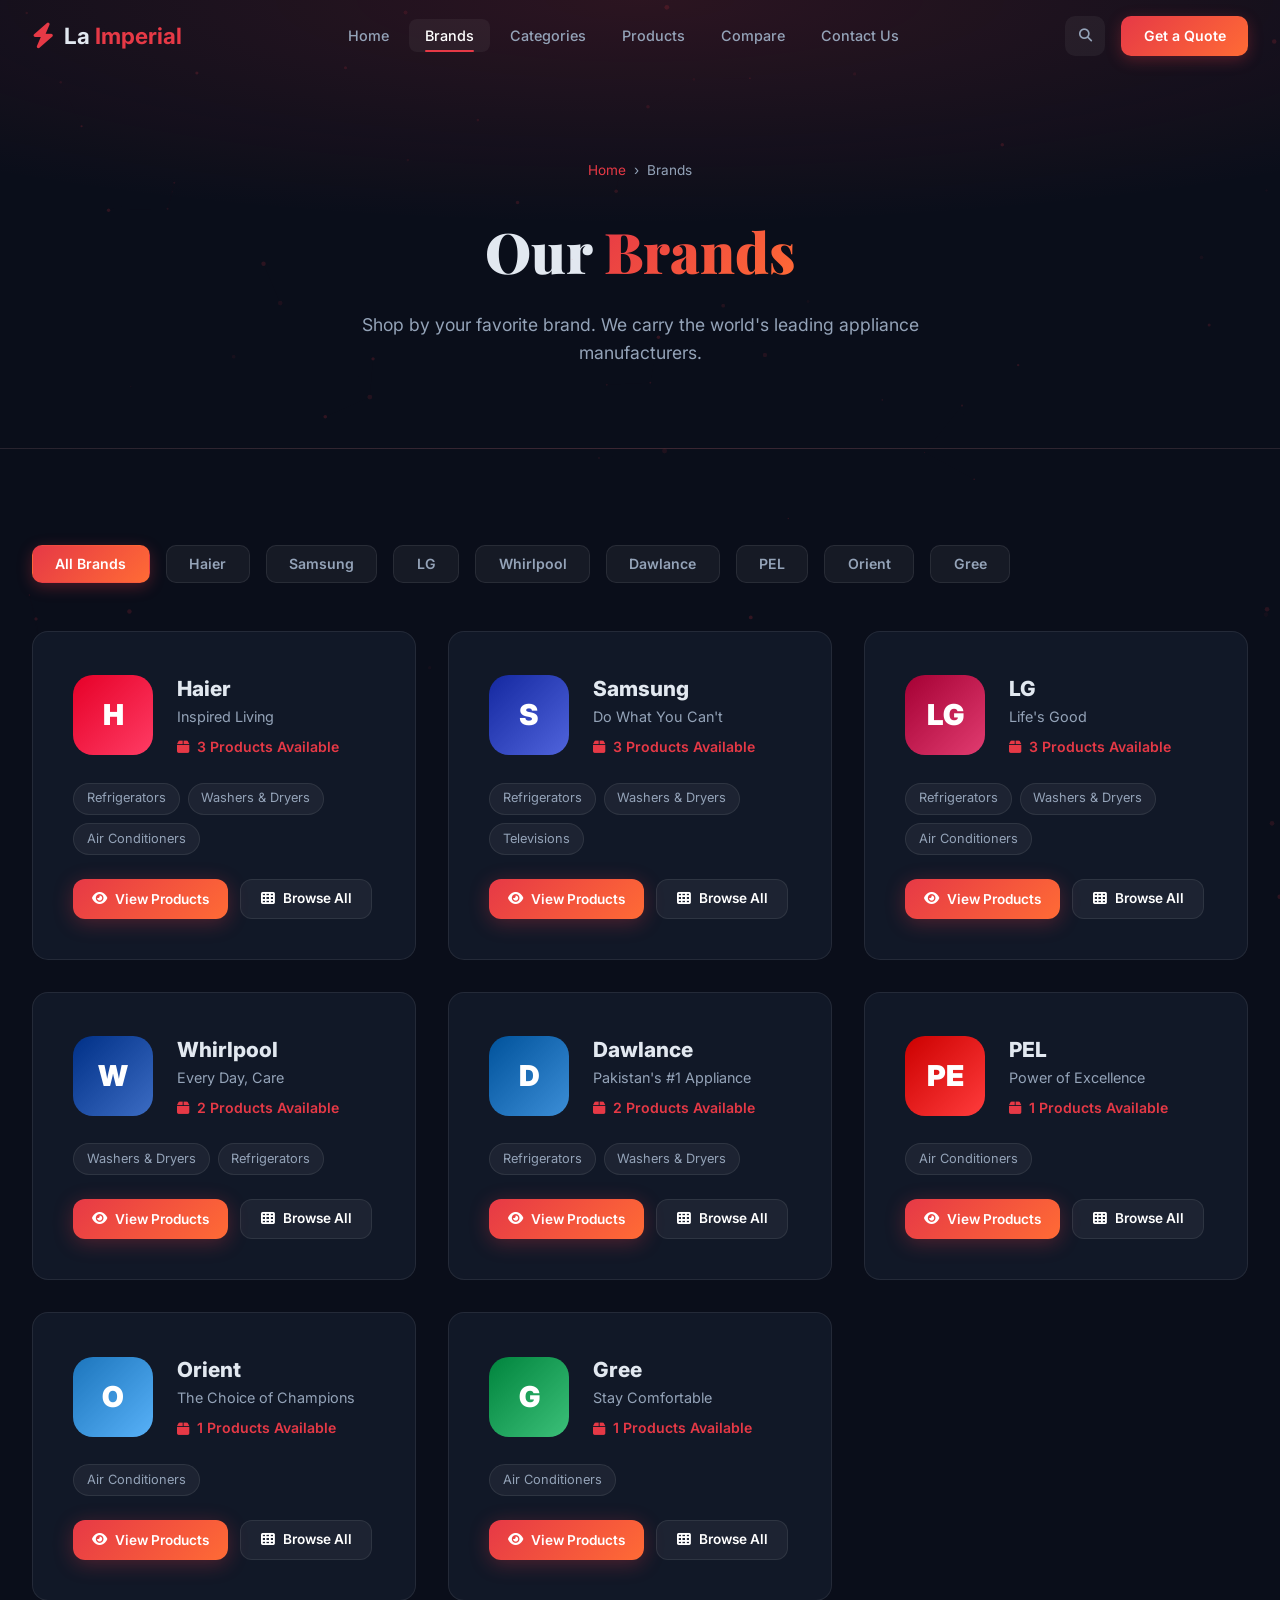
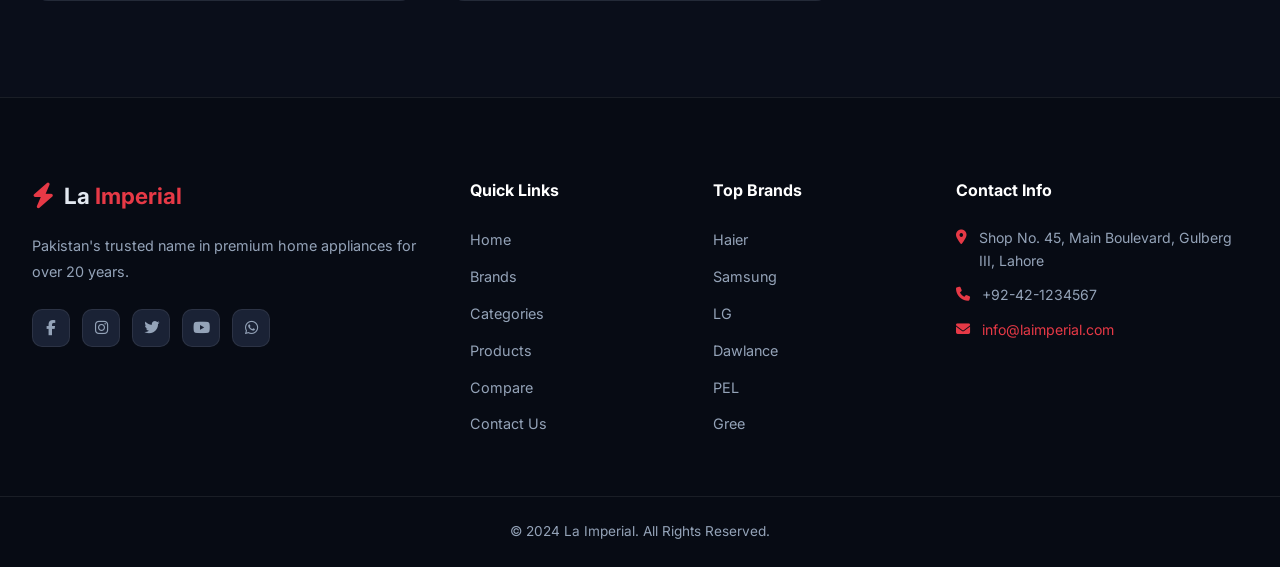
<file: brands.html>
<!DOCTYPE html>
<html lang="en">
<head>
  <meta charset="UTF-8" />
  <meta name="viewport" content="width=device-width, initial-scale=1.0" />
  <title>Brands – La Imperial</title>
  <link rel="stylesheet" href="style.css" />
  <link rel="stylesheet" href="https://cdn.jsdelivr.net/npm/@fortawesome/fontawesome-free@6.4.0/css/all.min.css" />
  <link href="https://fonts.googleapis.com/css2?family=Inter:wght@300;400;500;600;700;800;900&family=Playfair+Display:wght@700;900&display=swap" rel="stylesheet" />
</head>
<body>

  <div id="preloader">
    <div class="preloader-inner">
      <div class="loader-ring"></div>
      <div class="loader-logo"><span class="brand-l">L</span><span class="brand-i">I</span></div>
    </div>
  </div>

  <canvas id="particleCanvas"></canvas>

  <!-- NAVBAR -->
  <nav id="navbar">
    <div class="nav-container">
      <a href="index.html" class="nav-logo">
        <div class="logo-box"><i class="fas fa-bolt"></i><span>La <strong>Imperial</strong></span></div>
      </a>
      <ul class="nav-links" id="navLinks">
        <li><a href="index.html">Home</a></li>
        <li><a href="brands.html" class="active">Brands</a></li>
        <li><a href="categories.html">Categories</a></li>
        <li><a href="products.html">Products</a></li>
        <li><a href="compare.html">Compare</a></li>
        <li><a href="contact.html">Contact Us</a></li>
      </ul>
      <div class="nav-actions">
        <button class="btn-search" id="searchToggle"><i class="fas fa-search"></i></button>
        <a href="contact.html" class="btn-cta">Get a Quote</a>
        <button class="hamburger" id="hamburger"><i class="fas fa-bars"></i></button>
      </div>
    </div>
    <div class="search-bar" id="searchBar">
      <div class="search-inner">
        <i class="fas fa-search"></i>
        <input type="text" placeholder="Search appliances, brands…" id="searchInput" />
        <button id="searchClose"><i class="fas fa-times"></i></button>
      </div>
    </div>
  </nav>

  <!-- PAGE HERO -->
  <div class="page-hero">
    <div class="breadcrumb">
      <a href="index.html">Home</a>
      <span>›</span>
      <span>Brands</span>
    </div>
    <h1>Our <span class="gradient-text">Brands</span></h1>
    <p>Shop by your favorite brand. We carry the world's leading appliance manufacturers.</p>
  </div>

  <!-- BRANDS SECTION -->
  <section class="section">
    <div class="container">

      <!-- Brand Filter Bar -->
      <div class="brand-filter-bar reveal" id="brandFilterBar">
        <button class="filter-btn active" data-brand="all">All Brands</button>
        <!-- dynamically populated -->
      </div>

      <!-- Brands Cards -->
      <div class="brands-page-grid reveal delay-1" id="brandsPageGrid">
        <!-- rendered by JS -->
      </div>

      <!-- Products by Selected Brand -->
      <div id="brandProductsSection" style="margin-top:4rem;display:none;">
        <div class="section-header">
          <div class="section-tag" id="selectedBrandTag"></div>
          <h2 class="section-title" id="selectedBrandTitle"></h2>
        </div>
        <div class="products-grid" id="brandProductsGrid"></div>
        <div class="text-center">
          <a href="products.html" class="btn-secondary"><i class="fas fa-th"></i> View All Products</a>
        </div>
      </div>

    </div>
  </section>

  <!-- FOOTER -->
  <footer id="footer">
    <div class="footer-top">
      <div class="container">
        <div class="footer-grid">
          <div class="footer-col footer-brand">
            <div class="nav-logo"><div class="logo-box"><i class="fas fa-bolt"></i><span>La <strong>Imperial</strong></span></div></div>
            <p>Pakistan's trusted name in premium home appliances for over 20 years.</p>
            <div class="footer-socials">
              <a href="#"><i class="fab fa-facebook-f"></i></a>
              <a href="#"><i class="fab fa-instagram"></i></a>
              <a href="#"><i class="fab fa-twitter"></i></a>
              <a href="#"><i class="fab fa-youtube"></i></a>
              <a href="#"><i class="fab fa-whatsapp"></i></a>
            </div>
          </div>
          <div class="footer-col">
            <h4>Quick Links</h4>
            <ul>
              <li><a href="index.html">Home</a></li>
              <li><a href="brands.html">Brands</a></li>
              <li><a href="categories.html">Categories</a></li>
              <li><a href="products.html">Products</a></li>
              <li><a href="compare.html">Compare</a></li>
              <li><a href="contact.html">Contact Us</a></li>
            </ul>
          </div>
          <div class="footer-col">
            <h4>Top Brands</h4>
            <ul>
              <li><a href="brands.html?brand=haier">Haier</a></li>
              <li><a href="brands.html?brand=samsung">Samsung</a></li>
              <li><a href="brands.html?brand=lg">LG</a></li>
              <li><a href="brands.html?brand=dawlance">Dawlance</a></li>
              <li><a href="brands.html?brand=pel">PEL</a></li>
              <li><a href="brands.html?brand=gree">Gree</a></li>
            </ul>
          </div>
          <div class="footer-col">
            <h4>Contact Info</h4>
            <div class="footer-contact">
              <p><i class="fas fa-map-marker-alt"></i> Shop No. 45, Main Boulevard, Gulberg III, Lahore</p>
              <p><i class="fas fa-phone"></i> +92-42-1234567</p>
              <p><i class="fas fa-envelope"></i> <a href="mailto:info@laimperial.com">info@laimperial.com</a></p>
            </div>
          </div>
        </div>
      </div>
    </div>
    <div class="footer-bottom">
      <div class="container">
        <p>© 2024 La Imperial. All Rights Reserved.</p>
      </div>
    </div>
  </footer>

  <button id="backToTop"><i class="fas fa-chevron-up"></i></button>

  <script src="data.js"></script>
  <script src="main.js"></script>
  <script src="brands.js"></script>
</body>
</html>
</file>
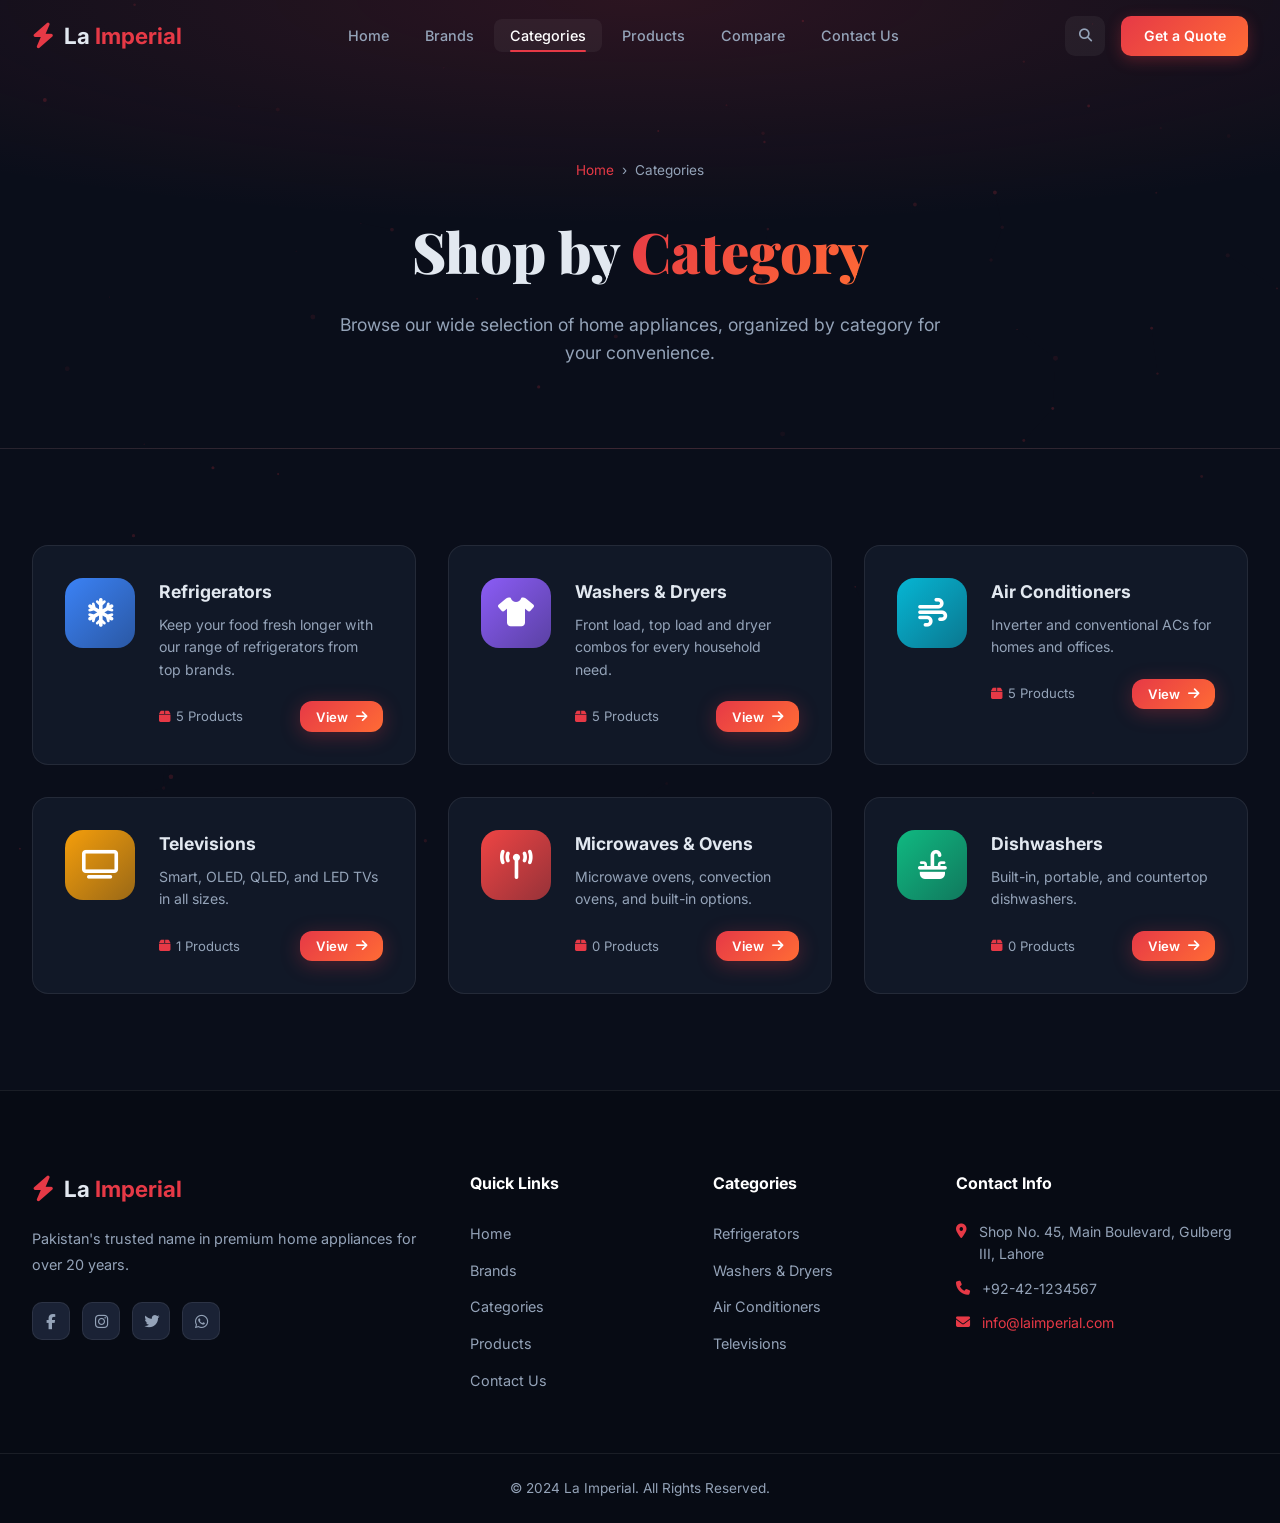
<file: categories.html>
<!DOCTYPE html>
<html lang="en">
<head>
  <meta charset="UTF-8" />
  <meta name="viewport" content="width=device-width, initial-scale=1.0" />
  <title>Categories – La Imperial</title>
  <link rel="stylesheet" href="style.css" />
  <link rel="stylesheet" href="https://cdn.jsdelivr.net/npm/@fortawesome/fontawesome-free@6.4.0/css/all.min.css" />
  <link href="https://fonts.googleapis.com/css2?family=Inter:wght@300;400;500;600;700;800;900&family=Playfair+Display:wght@700;900&display=swap" rel="stylesheet" />
</head>
<body>

  <div id="preloader">
    <div class="preloader-inner">
      <div class="loader-ring"></div>
      <div class="loader-logo"><span class="brand-l">L</span><span class="brand-i">I</span></div>
    </div>
  </div>

  <canvas id="particleCanvas"></canvas>

  <nav id="navbar">
    <div class="nav-container">
      <a href="index.html" class="nav-logo">
        <div class="logo-box"><i class="fas fa-bolt"></i><span>La <strong>Imperial</strong></span></div>
      </a>
      <ul class="nav-links" id="navLinks">
        <li><a href="index.html">Home</a></li>
        <li><a href="brands.html">Brands</a></li>
        <li><a href="categories.html" class="active">Categories</a></li>
        <li><a href="products.html">Products</a></li>
        <li><a href="compare.html">Compare</a></li>
        <li><a href="contact.html">Contact Us</a></li>
      </ul>
      <div class="nav-actions">
        <button class="btn-search" id="searchToggle"><i class="fas fa-search"></i></button>
        <a href="contact.html" class="btn-cta">Get a Quote</a>
        <button class="hamburger" id="hamburger"><i class="fas fa-bars"></i></button>
      </div>
    </div>
    <div class="search-bar" id="searchBar">
      <div class="search-inner">
        <i class="fas fa-search"></i>
        <input type="text" placeholder="Search appliances…" id="searchInput" />
        <button id="searchClose"><i class="fas fa-times"></i></button>
      </div>
    </div>
  </nav>

  <div class="page-hero">
    <div class="breadcrumb">
      <a href="index.html">Home</a><span>›</span><span>Categories</span>
    </div>
    <h1>Shop by <span class="gradient-text">Category</span></h1>
    <p>Browse our wide selection of home appliances, organized by category for your convenience.</p>
  </div>

  <section class="section">
    <div class="container">

      <!-- Category Cards -->
      <div class="categories-detail-grid reveal" id="catDetailGrid">
        <!-- rendered by JS -->
      </div>

      <!-- Products by Category -->
      <div id="catProductsSection" style="margin-top:4rem;display:none;">
        <div class="section-header">
          <div class="section-tag" id="selectedCatTag"></div>
          <h2 class="section-title" id="selectedCatTitle"></h2>
        </div>

        <!-- Brand sub-filter -->
        <div class="brand-filter-bar" id="catBrandFilter" style="margin-bottom:2rem;"></div>

        <div class="products-grid" id="catProductsGrid"></div>
        <div class="text-center">
          <a href="products.html" class="btn-secondary"><i class="fas fa-th"></i> View All Products</a>
        </div>
      </div>

    </div>
  </section>

  <footer id="footer">
    <div class="footer-top">
      <div class="container">
        <div class="footer-grid">
          <div class="footer-col footer-brand">
            <div class="nav-logo"><div class="logo-box"><i class="fas fa-bolt"></i><span>La <strong>Imperial</strong></span></div></div>
            <p>Pakistan's trusted name in premium home appliances for over 20 years.</p>
            <div class="footer-socials">
              <a href="#"><i class="fab fa-facebook-f"></i></a>
              <a href="#"><i class="fab fa-instagram"></i></a>
              <a href="#"><i class="fab fa-twitter"></i></a>
              <a href="#"><i class="fab fa-whatsapp"></i></a>
            </div>
          </div>
          <div class="footer-col">
            <h4>Quick Links</h4>
            <ul>
              <li><a href="index.html">Home</a></li>
              <li><a href="brands.html">Brands</a></li>
              <li><a href="categories.html">Categories</a></li>
              <li><a href="products.html">Products</a></li>
              <li><a href="contact.html">Contact Us</a></li>
            </ul>
          </div>
          <div class="footer-col">
            <h4>Categories</h4>
            <ul>
              <li><a href="categories.html?cat=refrigerator">Refrigerators</a></li>
              <li><a href="categories.html?cat=washer">Washers & Dryers</a></li>
              <li><a href="categories.html?cat=ac">Air Conditioners</a></li>
              <li><a href="categories.html?cat=tv">Televisions</a></li>
            </ul>
          </div>
          <div class="footer-col">
            <h4>Contact Info</h4>
            <div class="footer-contact">
              <p><i class="fas fa-map-marker-alt"></i> Shop No. 45, Main Boulevard, Gulberg III, Lahore</p>
              <p><i class="fas fa-phone"></i> +92-42-1234567</p>
              <p><i class="fas fa-envelope"></i> <a href="mailto:info@laimperial.com">info@laimperial.com</a></p>
            </div>
          </div>
        </div>
      </div>
    </div>
    <div class="footer-bottom"><div class="container"><p>© 2024 La Imperial. All Rights Reserved.</p></div></div>
  </footer>

  <button id="backToTop"><i class="fas fa-chevron-up"></i></button>

  <script src="data.js"></script>
  <script src="main.js"></script>
  <script src="categories.js"></script>
</body>
</html>
</file>
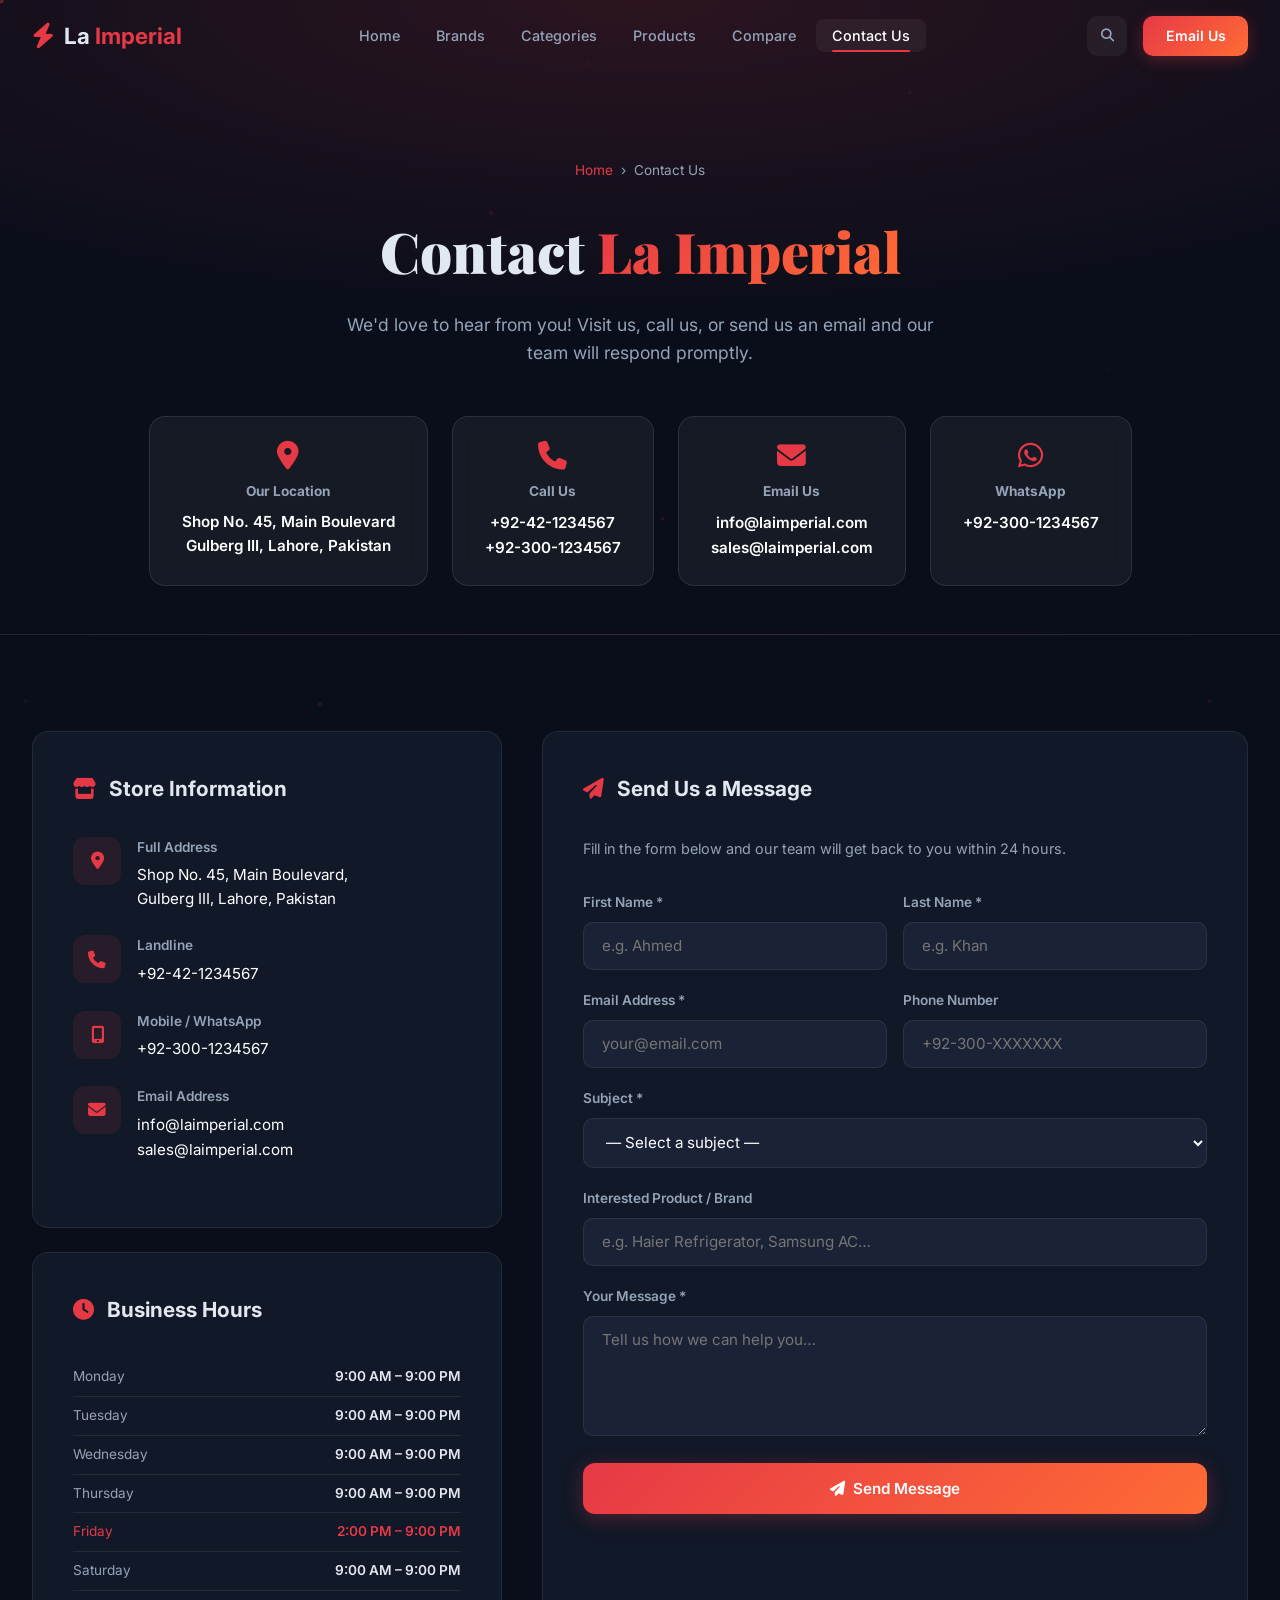
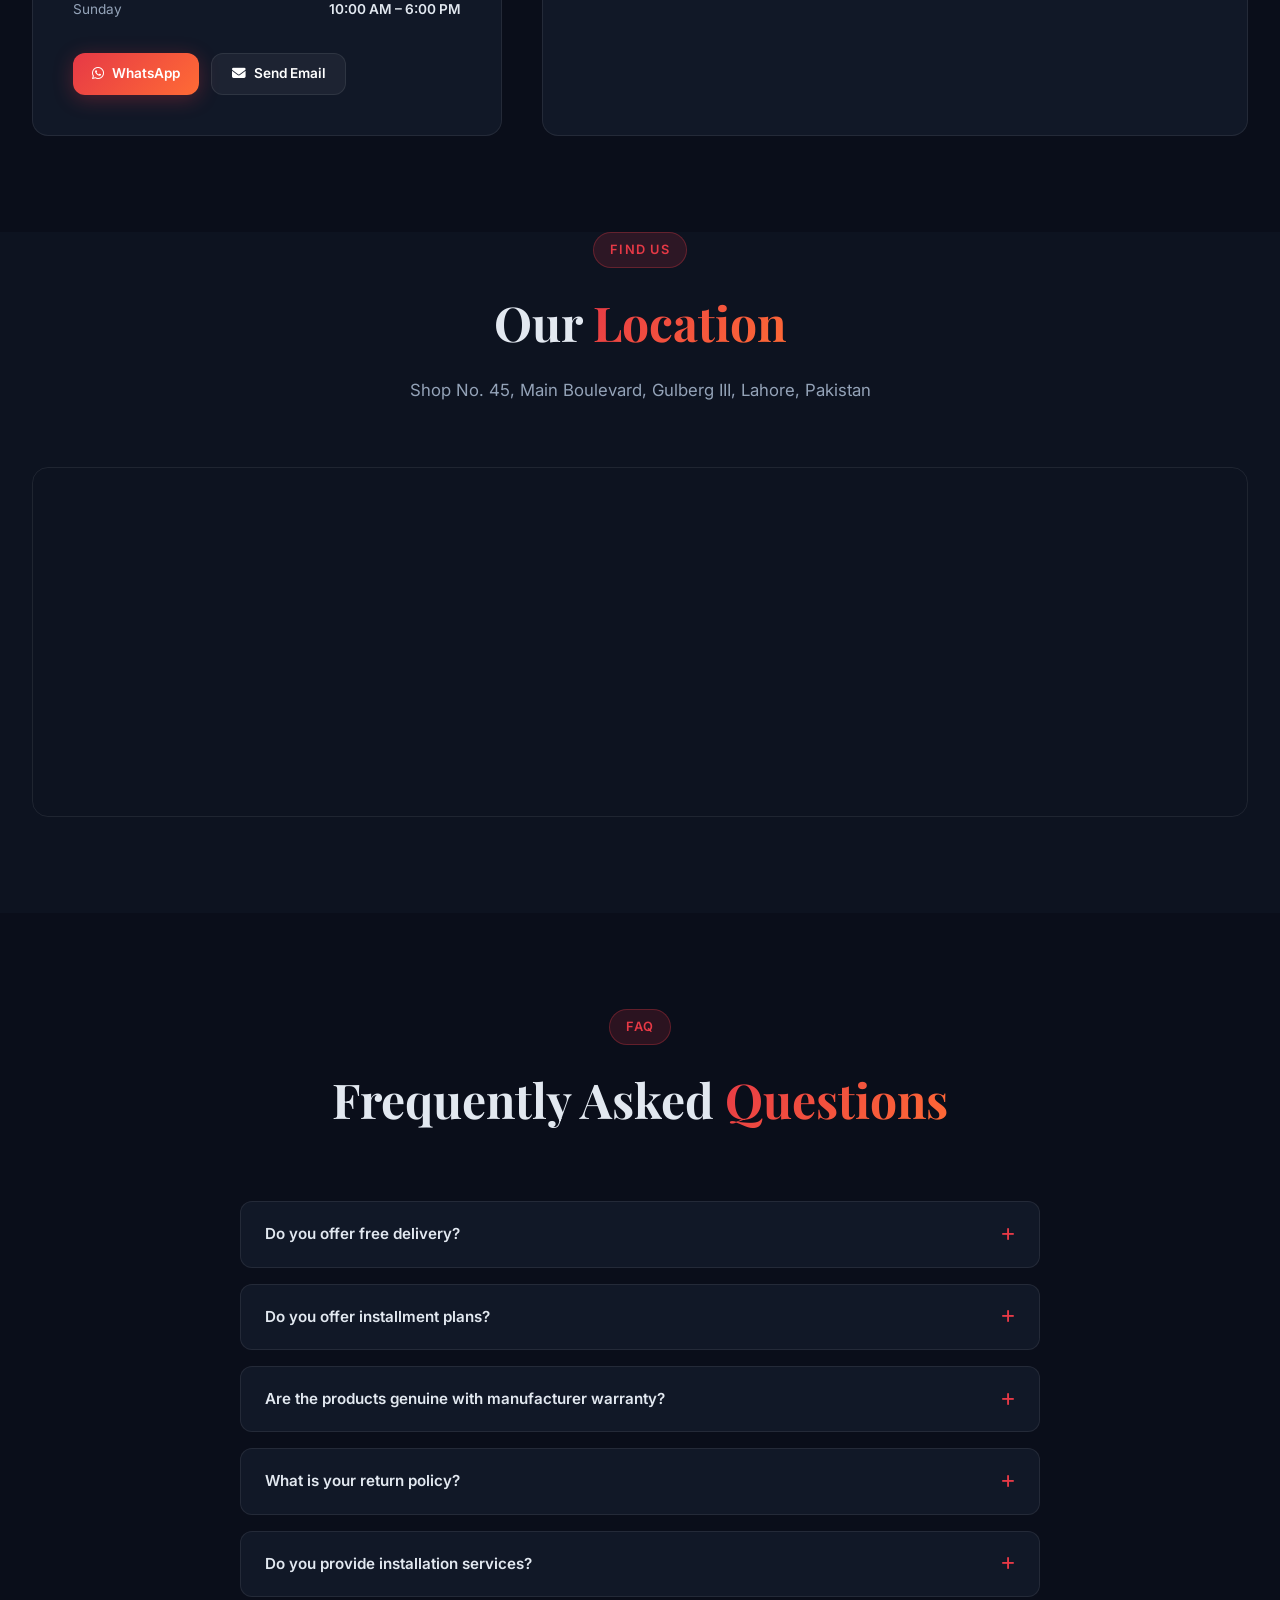
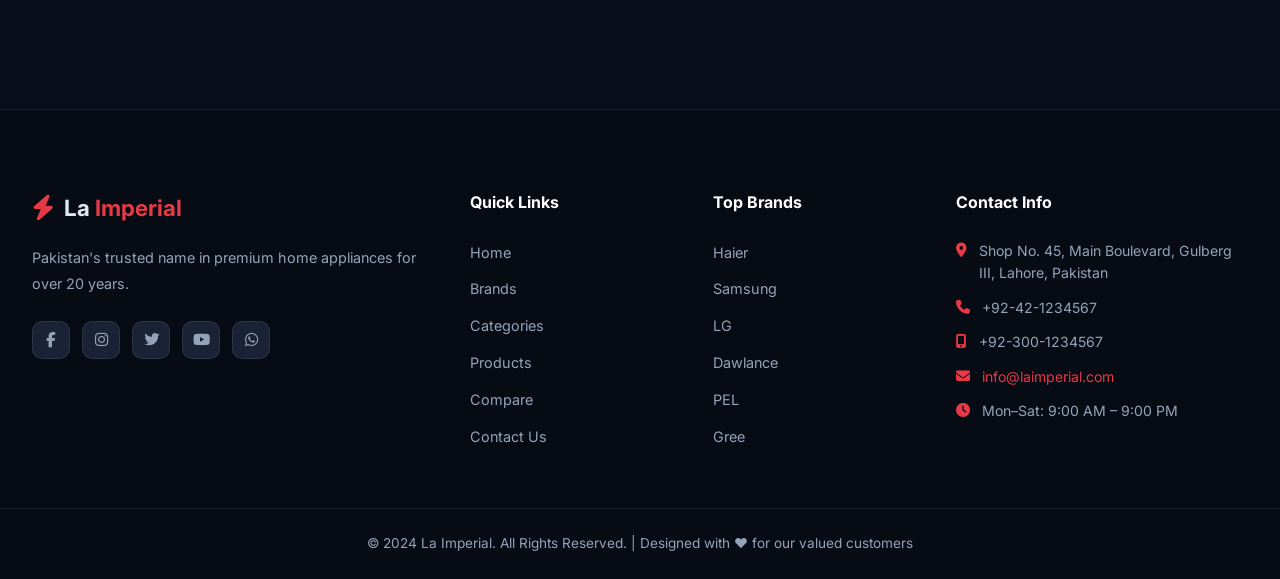
<file: contact.html>
<!DOCTYPE html>
<html lang="en">
<head>
  <meta charset="UTF-8" />
  <meta name="viewport" content="width=device-width, initial-scale=1.0" />
  <title>Contact Us – La Imperial</title>
  <link rel="stylesheet" href="style.css" />
  <link rel="stylesheet" href="https://cdn.jsdelivr.net/npm/@fortawesome/fontawesome-free@6.4.0/css/all.min.css" />
  <link href="https://fonts.googleapis.com/css2?family=Inter:wght@300;400;500;600;700;800;900&family=Playfair+Display:wght@700;900&display=swap" rel="stylesheet" />
  <style>
    .contact-hero-cards {
      display: flex; gap: 1.5rem; flex-wrap: wrap;
      justify-content: center; margin-top: 3rem;
    }
    .contact-hero-card {
      background: rgba(255,255,255,0.05);
      border: 1px solid rgba(255,255,255,0.1);
      border-radius: 16px;
      padding: 1.5rem 2rem;
      text-align: center;
      min-width: 200px;
      backdrop-filter: blur(10px);
      transition: var(--transition);
    }
    .contact-hero-card:hover { transform: translateY(-4px); background: rgba(230,57,70,0.1); border-color: rgba(230,57,70,0.3); }
    .contact-hero-card i { font-size: 1.8rem; color: var(--primary); margin-bottom: 0.75rem; display: block; }
    .contact-hero-card h4 { font-size: 0.85rem; color: var(--text-muted); margin-bottom: 0.4rem; }
    .contact-hero-card p, .contact-hero-card a { font-size: 0.95rem; font-weight: 600; color: white; }
    .contact-hero-card a:hover { color: var(--primary); }
    .hours-grid { display: grid; grid-template-columns: 1fr 1fr; gap: 0.5rem; margin-top: 1rem; }
    .hours-row { display: flex; justify-content: space-between; padding: 0.5rem 0; border-bottom: 1px solid var(--border); font-size: 0.85rem; }
    .hours-row:last-child { border-bottom: none; }
    .hours-row .day { color: var(--text-muted); }
    .hours-row .time { font-weight: 600; }
    .hours-row.today .day, .hours-row.today .time { color: var(--primary); }
    .success-msg {
      background: rgba(16,185,129,0.1);
      border: 1px solid rgba(16,185,129,0.3);
      border-radius: 12px;
      padding: 1rem 1.5rem;
      color: #10b981;
      display: none; margin-top: 1rem;
      animation: fadeInUp 0.4s ease;
    }
    .faq-item {
      background: var(--bg-card);
      border: 1px solid var(--border);
      border-radius: 12px;
      margin-bottom: 1rem;
      overflow: hidden;
    }
    .faq-q {
      padding: 1.25rem 1.5rem;
      display: flex; align-items: center; justify-content: space-between;
      cursor: pointer; font-weight: 600; font-size: 0.95rem;
      transition: var(--transition);
    }
    .faq-q:hover { color: var(--primary); }
    .faq-q i { color: var(--primary); transition: var(--transition); }
    .faq-q.open i { transform: rotate(45deg); }
    .faq-a { padding: 0 1.5rem; max-height: 0; overflow: hidden; transition: max-height 0.3s ease, padding 0.3s ease; }
    .faq-a.open { max-height: 200px; padding: 0 1.5rem 1.25rem; }
    .faq-a p { color: var(--text-muted); font-size: 0.9rem; line-height: 1.7; }
    @media (max-width: 768px) { .contact-grid { grid-template-columns: 1fr !important; } }
  </style>
</head>
<body>

  <div id="preloader">
    <div class="preloader-inner">
      <div class="loader-ring"></div>
      <div class="loader-logo"><span class="brand-l">L</span><span class="brand-i">I</span></div>
    </div>
  </div>

  <canvas id="particleCanvas"></canvas>

  <nav id="navbar">
    <div class="nav-container">
      <a href="index.html" class="nav-logo">
        <div class="logo-box"><i class="fas fa-bolt"></i><span>La <strong>Imperial</strong></span></div>
      </a>
      <ul class="nav-links" id="navLinks">
        <li><a href="index.html">Home</a></li>
        <li><a href="brands.html">Brands</a></li>
        <li><a href="categories.html">Categories</a></li>
        <li><a href="products.html">Products</a></li>
        <li><a href="compare.html">Compare</a></li>
        <li><a href="contact.html" class="active">Contact Us</a></li>
      </ul>
      <div class="nav-actions">
        <button class="btn-search" id="searchToggle"><i class="fas fa-search"></i></button>
        <a href="mailto:info@laimperial.com" class="btn-cta">Email Us</a>
        <button class="hamburger" id="hamburger"><i class="fas fa-bars"></i></button>
      </div>
    </div>
    <div class="search-bar" id="searchBar">
      <div class="search-inner">
        <i class="fas fa-search"></i>
        <input type="text" placeholder="Search appliances…" id="searchInput" />
        <button id="searchClose"><i class="fas fa-times"></i></button>
      </div>
    </div>
  </nav>

  <!-- PAGE HERO -->
  <div class="page-hero" style="padding-bottom:3rem;">
    <div class="breadcrumb">
      <a href="index.html">Home</a><span>›</span><span>Contact Us</span>
    </div>
    <h1>Contact <span class="gradient-text">La Imperial</span></h1>
    <p>We'd love to hear from you! Visit us, call us, or send us an email and our team will respond promptly.</p>

    <div class="contact-hero-cards">
      <div class="contact-hero-card">
        <i class="fas fa-map-marker-alt"></i>
        <h4>Our Location</h4>
        <p>Shop No. 45, Main Boulevard<br />Gulberg III, Lahore, Pakistan</p>
      </div>
      <div class="contact-hero-card">
        <i class="fas fa-phone"></i>
        <h4>Call Us</h4>
        <a href="tel:+924212345678">+92-42-1234567</a><br />
        <a href="tel:+923001234567">+92-300-1234567</a>
      </div>
      <div class="contact-hero-card">
        <i class="fas fa-envelope"></i>
        <h4>Email Us</h4>
        <a href="mailto:info@laimperial.com">info@laimperial.com</a><br />
        <a href="mailto:sales@laimperial.com">sales@laimperial.com</a>
      </div>
      <div class="contact-hero-card">
        <i class="fab fa-whatsapp"></i>
        <h4>WhatsApp</h4>
        <a href="https://wa.me/923001234567" target="_blank">+92-300-1234567</a>
      </div>
    </div>
  </div>

  <!-- MAIN CONTACT SECTION -->
  <section class="section">
    <div class="container">
      <div class="contact-grid" style="display:grid;grid-template-columns:1fr 1.5fr;gap:2.5rem;">

        <!-- INFO COLUMN -->
        <div>
          <!-- Address Card -->
          <div class="contact-info-card reveal" style="margin-bottom:1.5rem;">
            <h3><i class="fas fa-store" style="color:var(--primary);margin-right:0.5rem"></i> Store Information</h3>
            <div class="contact-item">
              <div class="contact-item-icon"><i class="fas fa-map-marker-alt"></i></div>
              <div>
                <h4>Full Address</h4>
                <p>Shop No. 45, Main Boulevard,<br />Gulberg III, Lahore, Pakistan</p>
              </div>
            </div>
            <div class="contact-item">
              <div class="contact-item-icon"><i class="fas fa-phone"></i></div>
              <div>
                <h4>Landline</h4>
                <a href="tel:+924212345678" class="contact-link">+92-42-1234567</a>
              </div>
            </div>
            <div class="contact-item">
              <div class="contact-item-icon"><i class="fas fa-mobile-alt"></i></div>
              <div>
                <h4>Mobile / WhatsApp</h4>
                <a href="tel:+923001234567" class="contact-link">+92-300-1234567</a>
              </div>
            </div>
            <div class="contact-item">
              <div class="contact-item-icon"><i class="fas fa-envelope"></i></div>
              <div>
                <h4>Email Address</h4>
                <a href="mailto:info@laimperial.com" class="contact-link">info@laimperial.com</a><br />
                <a href="mailto:sales@laimperial.com" class="contact-link">sales@laimperial.com</a>
              </div>
            </div>
          </div>

          <!-- Business Hours -->
          <div class="contact-info-card reveal delay-1">
            <h3><i class="fas fa-clock" style="color:var(--primary);margin-right:0.5rem"></i> Business Hours</h3>
            <div class="hours-grid" style="display:block;">
              <div class="hours-row"><span class="day">Monday</span><span class="time">9:00 AM – 9:00 PM</span></div>
              <div class="hours-row"><span class="day">Tuesday</span><span class="time">9:00 AM – 9:00 PM</span></div>
              <div class="hours-row"><span class="day">Wednesday</span><span class="time">9:00 AM – 9:00 PM</span></div>
              <div class="hours-row"><span class="day">Thursday</span><span class="time">9:00 AM – 9:00 PM</span></div>
              <div class="hours-row today"><span class="day">Friday</span><span class="time">2:00 PM – 9:00 PM</span></div>
              <div class="hours-row"><span class="day">Saturday</span><span class="time">9:00 AM – 9:00 PM</span></div>
              <div class="hours-row"><span class="day">Sunday</span><span class="time">10:00 AM – 6:00 PM</span></div>
            </div>

            <div style="margin-top:1.5rem;display:flex;gap:0.75rem;flex-wrap:wrap;">
              <a href="https://wa.me/923001234567" target="_blank" class="btn-primary" style="font-size:0.85rem;padding:0.6rem 1.2rem;">
                <i class="fab fa-whatsapp"></i> WhatsApp
              </a>
              <a href="mailto:info@laimperial.com" class="btn-secondary" style="font-size:0.85rem;padding:0.6rem 1.2rem;">
                <i class="fas fa-envelope"></i> Send Email
              </a>
            </div>
          </div>
        </div>

        <!-- FORM COLUMN -->
        <div class="contact-form-card reveal delay-2">
          <h3><i class="fas fa-paper-plane" style="color:var(--primary);margin-right:0.5rem"></i> Send Us a Message</h3>
          <p style="color:var(--text-muted);font-size:0.9rem;margin-bottom:2rem;">Fill in the form below and our team will get back to you within 24 hours.</p>

          <form id="contactForm" onsubmit="submitForm(event)">
            <div class="form-row">
              <div class="form-group">
                <label>First Name *</label>
                <input type="text" placeholder="e.g. Ahmed" required />
              </div>
              <div class="form-group">
                <label>Last Name *</label>
                <input type="text" placeholder="e.g. Khan" required />
              </div>
            </div>
            <div class="form-row">
              <div class="form-group">
                <label>Email Address *</label>
                <input type="email" placeholder="your@email.com" required />
              </div>
              <div class="form-group">
                <label>Phone Number</label>
                <input type="tel" placeholder="+92-300-XXXXXXX" />
              </div>
            </div>
            <div class="form-group">
              <label>Subject *</label>
              <select required>
                <option value="">— Select a subject —</option>
                <option>Product Inquiry</option>
                <option>Price Quote</option>
                <option>Warranty Claim</option>
                <option>After-Sales Service</option>
                <option>Delivery / Installation</option>
                <option>General Question</option>
                <option>Other</option>
              </select>
            </div>
            <div class="form-group">
              <label>Interested Product / Brand</label>
              <input type="text" placeholder="e.g. Haier Refrigerator, Samsung AC…" />
            </div>
            <div class="form-group">
              <label>Your Message *</label>
              <textarea placeholder="Tell us how we can help you…" required></textarea>
            </div>
            <button type="submit" class="btn-primary" style="width:100%;justify-content:center;padding:1rem;">
              <i class="fas fa-paper-plane"></i> Send Message
            </button>
          </form>

          <div class="success-msg" id="successMsg">
            <i class="fas fa-check-circle" style="margin-right:0.5rem"></i>
            Thank you! Your message has been sent. Our team will contact you within 24 hours.
          </div>
        </div>

      </div>
    </div>
  </section>

  <!-- MAP SECTION -->
  <section class="section section-dark" style="padding-top:0;">
    <div class="container">
      <div class="section-header reveal">
        <div class="section-tag">Find Us</div>
        <h2 class="section-title">Our <span class="gradient-text">Location</span></h2>
        <p>Shop No. 45, Main Boulevard, Gulberg III, Lahore, Pakistan</p>
      </div>
      <div class="map-container reveal delay-1">
        <iframe
          src="https://www.google.com/maps/embed?pb=!1m18!1m12!1m3!1d3400.5!2d74.3587!3d31.5204!2m3!1f0!2f0!3f0!3m2!1i1024!2i768!4f13.1!3m3!1m2!1s0x0%3A0x0!2zMzHCsDMxJzEzLjQiTiA3NMKwMjEnMzEuMyJF!5e0!3m2!1sen!2s!4v1609000000000!5m2!1sen!2s"
          allowfullscreen loading="lazy" referrerpolicy="no-referrer-when-downgrade">
        </iframe>
      </div>
    </div>
  </section>

  <!-- FAQ SECTION -->
  <section class="section">
    <div class="container" style="max-width:800px;">
      <div class="section-header reveal">
        <div class="section-tag">FAQ</div>
        <h2 class="section-title">Frequently Asked <span class="gradient-text">Questions</span></h2>
      </div>

      <div id="faqList" class="reveal delay-1">
        <div class="faq-item">
          <div class="faq-q" onclick="toggleFaq(this)">
            Do you offer free delivery?
            <i class="fas fa-plus"></i>
          </div>
          <div class="faq-a"><p>Yes! We offer free home delivery on all orders within Lahore city limits. Delivery charges may apply for outstation orders. Please contact us for details.</p></div>
        </div>
        <div class="faq-item">
          <div class="faq-q" onclick="toggleFaq(this)">
            Do you offer installment plans?
            <i class="fas fa-plus"></i>
          </div>
          <div class="faq-a"><p>Absolutely! We offer 0% markup easy installment plans through multiple partner banks including HBL, Meezan, Standard Chartered, and more. Terms and conditions apply.</p></div>
        </div>
        <div class="faq-item">
          <div class="faq-q" onclick="toggleFaq(this)">
            Are the products genuine with manufacturer warranty?
            <i class="fas fa-plus"></i>
          </div>
          <div class="faq-a"><p>Yes, all products sold at La Imperial are 100% genuine and come with official manufacturer warranty. We are an authorized dealer for all brands we carry.</p></div>
        </div>
        <div class="faq-item">
          <div class="faq-q" onclick="toggleFaq(this)">
            What is your return policy?
            <i class="fas fa-plus"></i>
          </div>
          <div class="faq-a"><p>We offer a hassle-free 7-day return and exchange policy on all products purchased from La Imperial, provided the item is in its original condition and packaging.</p></div>
        </div>
        <div class="faq-item">
          <div class="faq-q" onclick="toggleFaq(this)">
            Do you provide installation services?
            <i class="fas fa-plus"></i>
          </div>
          <div class="faq-a"><p>Yes! Professional installation by certified technicians is included with purchase for ACs, refrigerators, and washing machines. Our team will schedule a convenient time for you.</p></div>
        </div>
      </div>
    </div>
  </section>

  <!-- FOOTER -->
  <footer id="footer">
    <div class="footer-top">
      <div class="container">
        <div class="footer-grid">
          <div class="footer-col footer-brand">
            <div class="nav-logo"><div class="logo-box"><i class="fas fa-bolt"></i><span>La <strong>Imperial</strong></span></div></div>
            <p>Pakistan's trusted name in premium home appliances for over 20 years.</p>
            <div class="footer-socials">
              <a href="#"><i class="fab fa-facebook-f"></i></a>
              <a href="#"><i class="fab fa-instagram"></i></a>
              <a href="#"><i class="fab fa-twitter"></i></a>
              <a href="#"><i class="fab fa-youtube"></i></a>
              <a href="#"><i class="fab fa-whatsapp"></i></a>
            </div>
          </div>
          <div class="footer-col">
            <h4>Quick Links</h4>
            <ul>
              <li><a href="index.html">Home</a></li>
              <li><a href="brands.html">Brands</a></li>
              <li><a href="categories.html">Categories</a></li>
              <li><a href="products.html">Products</a></li>
              <li><a href="compare.html">Compare</a></li>
              <li><a href="contact.html">Contact Us</a></li>
            </ul>
          </div>
          <div class="footer-col">
            <h4>Top Brands</h4>
            <ul>
              <li><a href="brands.html?brand=haier">Haier</a></li>
              <li><a href="brands.html?brand=samsung">Samsung</a></li>
              <li><a href="brands.html?brand=lg">LG</a></li>
              <li><a href="brands.html?brand=dawlance">Dawlance</a></li>
              <li><a href="brands.html?brand=pel">PEL</a></li>
              <li><a href="brands.html?brand=gree">Gree</a></li>
            </ul>
          </div>
          <div class="footer-col">
            <h4>Contact Info</h4>
            <div class="footer-contact">
              <p><i class="fas fa-map-marker-alt"></i> Shop No. 45, Main Boulevard, Gulberg III, Lahore, Pakistan</p>
              <p><i class="fas fa-phone"></i> +92-42-1234567</p>
              <p><i class="fas fa-mobile-alt"></i> +92-300-1234567</p>
              <p><i class="fas fa-envelope"></i> <a href="mailto:info@laimperial.com">info@laimperial.com</a></p>
              <p><i class="fas fa-clock"></i> Mon–Sat: 9:00 AM – 9:00 PM</p>
            </div>
          </div>
        </div>
      </div>
    </div>
    <div class="footer-bottom"><div class="container"><p>© 2024 La Imperial. All Rights Reserved. | Designed with ❤️ for our valued customers</p></div></div>
  </footer>

  <button id="backToTop"><i class="fas fa-chevron-up"></i></button>

  <script src="data.js"></script>
  <script src="main.js"></script>
  <script>
    function submitForm(e) {
      e.preventDefault();
      const btn = e.target.querySelector('button[type=submit]');
      btn.innerHTML = '<i class="fas fa-spinner fa-spin"></i> Sending…';
      btn.disabled = true;
      setTimeout(() => {
        document.getElementById('successMsg').style.display = 'block';
        btn.innerHTML = '<i class="fas fa-check"></i> Message Sent!';
        btn.style.background = 'linear-gradient(135deg,#10b981,#059669)';
        e.target.reset();
      }, 1500);
    }

    function toggleFaq(el) {
      const answer = el.nextElementSibling;
      const isOpen = el.classList.contains('open');
      // Close all
      document.querySelectorAll('.faq-q').forEach(q => { q.classList.remove('open'); q.nextElementSibling.classList.remove('open'); });
      if (!isOpen) { el.classList.add('open'); answer.classList.add('open'); }
    }
  </script>
</body>
</html>
</file>
<file: style.css>
/* =============================================
   LA IMPERIAL - Main Stylesheet
   ============================================= */

:root {
  --primary: #e63946;
  --primary-dark: #c62828;
  --secondary: #1d3557;
  --accent: #f4a261;
  --gold: #f5c518;
  --bg-dark: #0a0e1a;
  --bg-card: #111827;
  --bg-card2: #1a2235;
  --text-light: #e2e8f0;
  --text-muted: #94a3b8;
  --border: rgba(255,255,255,0.08);
  --shadow: 0 20px 60px rgba(0,0,0,0.4);
  --radius: 16px;
  --radius-lg: 24px;
  --transition: 0.3s cubic-bezier(0.4,0,0.2,1);
  --gradient: linear-gradient(135deg, var(--primary), #ff6b35);
}

/* ===== RESET ===== */
*, *::before, *::after { box-sizing: border-box; margin: 0; padding: 0; }
html { scroll-behavior: smooth; }
body {
  font-family: 'Inter', sans-serif;
  background: var(--bg-dark);
  color: var(--text-light);
  overflow-x: hidden;
  line-height: 1.6;
}
a { text-decoration: none; color: inherit; }
img { max-width: 100%; height: auto; display: block; }
ul { list-style: none; }
button { cursor: pointer; border: none; background: none; font-family: inherit; }

/* ===== PRELOADER ===== */
#preloader {
  position: fixed; inset: 0;
  background: var(--bg-dark);
  z-index: 9999;
  display: flex; align-items: center; justify-content: center;
  transition: opacity 0.5s, visibility 0.5s;
}
#preloader.hide { opacity: 0; visibility: hidden; }
.preloader-inner { position: relative; }
.loader-ring {
  width: 80px; height: 80px;
  border: 3px solid var(--border);
  border-top-color: var(--primary);
  border-radius: 50%;
  animation: spin 1s linear infinite;
}
.loader-logo {
  position: absolute; inset: 0;
  display: flex; align-items: center; justify-content: center;
  font-size: 1.2rem; font-weight: 900;
}
.brand-l { color: var(--primary); }
.brand-i { color: white; }
@keyframes spin { to { transform: rotate(360deg); } }

/* ===== PARTICLE CANVAS ===== */
#particleCanvas {
  position: fixed; inset: 0;
  pointer-events: none; z-index: 0;
  opacity: 0.4;
}

/* ===== SCROLLBAR ===== */
::-webkit-scrollbar { width: 6px; }
::-webkit-scrollbar-track { background: var(--bg-dark); }
::-webkit-scrollbar-thumb { background: var(--primary); border-radius: 3px; }

/* ===== NAVBAR ===== */
#navbar {
  position: fixed; top: 0; left: 0; right: 0;
  z-index: 1000;
  transition: var(--transition);
  padding: 0;
}
#navbar.scrolled {
  background: rgba(10,14,26,0.95);
  backdrop-filter: blur(20px);
  border-bottom: 1px solid var(--border);
  box-shadow: 0 4px 30px rgba(0,0,0,0.3);
}
.nav-container {
  max-width: 1400px; margin: 0 auto;
  padding: 1rem 2rem;
  display: flex; align-items: center; justify-content: space-between;
  gap: 2rem;
}
.nav-logo .logo-box {
  display: flex; align-items: center; gap: 0.6rem;
  font-size: 1.4rem; font-weight: 700;
}
.nav-logo .logo-box i {
  color: var(--primary);
  font-size: 1.6rem;
}
.nav-logo .logo-box strong { color: var(--primary); }

.nav-links {
  display: flex; align-items: center; gap: 0.25rem;
}
.nav-links li a {
  padding: 0.5rem 1rem;
  border-radius: 8px;
  font-size: 0.9rem; font-weight: 500;
  color: var(--text-muted);
  transition: var(--transition);
  position: relative;
}
.nav-links li a::after {
  content: ''; position: absolute;
  bottom: 0; left: 50%; right: 50%;
  height: 2px; background: var(--primary);
  transition: var(--transition);
  border-radius: 2px;
}
.nav-links li a:hover, .nav-links li a.active {
  color: white; background: rgba(255,255,255,0.05);
}
.nav-links li a:hover::after, .nav-links li a.active::after {
  left: 1rem; right: 1rem;
}

.nav-actions { display: flex; align-items: center; gap: 1rem; }
.btn-search {
  width: 40px; height: 40px;
  border-radius: 10px;
  display: flex; align-items: center; justify-content: center;
  color: var(--text-muted);
  transition: var(--transition);
  background: rgba(255,255,255,0.05);
}
.btn-search:hover { color: white; background: rgba(255,255,255,0.1); }
.btn-cta {
  padding: 0.55rem 1.4rem;
  background: var(--gradient);
  color: white;
  border-radius: 10px;
  font-size: 0.88rem; font-weight: 600;
  transition: var(--transition);
  box-shadow: 0 4px 15px rgba(230,57,70,0.3);
}
.btn-cta:hover { transform: translateY(-2px); box-shadow: 0 8px 25px rgba(230,57,70,0.4); }
.hamburger { display: none; color: white; font-size: 1.3rem; }

/* Search Bar */
.search-bar {
  background: rgba(10,14,26,0.98);
  backdrop-filter: blur(20px);
  border-top: 1px solid var(--border);
  padding: 1rem 2rem;
  display: none;
  animation: slideDown 0.3s ease;
}
.search-bar.open { display: block; }
.search-inner {
  max-width: 700px; margin: 0 auto;
  display: flex; align-items: center;
  background: var(--bg-card2);
  border: 1px solid var(--border);
  border-radius: 12px;
  padding: 0.75rem 1.25rem;
  gap: 1rem;
}
.search-inner i { color: var(--text-muted); }
.search-inner input {
  flex: 1; background: none; border: none; outline: none;
  color: white; font-size: 1rem;
}
.search-inner input::placeholder { color: var(--text-muted); }
#searchClose { color: var(--text-muted); transition: var(--transition); }
#searchClose:hover { color: var(--primary); }
@keyframes slideDown { from { opacity: 0; transform: translateY(-10px); } to { opacity: 1; transform: translateY(0); } }

/* ===== BUTTONS ===== */
.btn-primary {
  display: inline-flex; align-items: center; gap: 0.5rem;
  padding: 0.75rem 1.8rem;
  background: var(--gradient);
  color: white;
  border-radius: 12px;
  font-weight: 600; font-size: 0.95rem;
  transition: var(--transition);
  box-shadow: 0 4px 20px rgba(230,57,70,0.3);
}
.btn-primary:hover { transform: translateY(-3px); box-shadow: 0 8px 30px rgba(230,57,70,0.5); }
.btn-secondary {
  display: inline-flex; align-items: center; gap: 0.5rem;
  padding: 0.75rem 1.8rem;
  background: rgba(255,255,255,0.05);
  color: white;
  border-radius: 12px;
  font-weight: 600; font-size: 0.95rem;
  border: 1px solid var(--border);
  transition: var(--transition);
}
.btn-secondary:hover { background: rgba(255,255,255,0.1); transform: translateY(-3px); }

/* ===== HERO ===== */
#hero {
  min-height: 100vh;
  display: flex; align-items: center;
  position: relative; overflow: hidden;
  padding: 8rem 2rem 4rem;
}
.hero-bg-gradient {
  position: absolute; inset: 0;
  background:
    radial-gradient(ellipse 80% 60% at 70% 50%, rgba(230,57,70,0.15) 0%, transparent 70%),
    radial-gradient(ellipse 60% 40% at 20% 80%, rgba(29,53,87,0.4) 0%, transparent 60%),
    linear-gradient(135deg, #0a0e1a 0%, #0f172a 50%, #1a0a12 100%);
}

/* 3D Floating Scene */
.hero-3d-scene {
  position: absolute; right: 5%; top: 50%;
  transform: translateY(-50%);
  width: min(500px, 45vw);
  height: min(500px, 45vw);
}
.floating-card {
  position: absolute;
  background: rgba(255,255,255,0.05);
  backdrop-filter: blur(20px);
  border: 1px solid rgba(255,255,255,0.1);
  border-radius: 20px;
  padding: 1.2rem 1.6rem;
  display: flex; flex-direction: column; align-items: center; gap: 0.5rem;
  font-size: 0.9rem; font-weight: 600;
  color: white;
  box-shadow: 0 20px 40px rgba(0,0,0,0.3), inset 0 1px 0 rgba(255,255,255,0.1);
  animation: float3D 4s ease-in-out infinite;
  transform-style: preserve-3d;
}
.floating-card i { font-size: 2rem; }
.card-1 { top: 5%; left: 20%; animation-delay: 0s; }
.card-1 i { color: #60a5fa; }
.card-2 { top: 15%; right: 5%; animation-delay: 1s; }
.card-2 i { color: #34d399; }
.card-3 { bottom: 20%; left: 5%; animation-delay: 2s; }
.card-3 i { color: #a78bfa; }
.card-4 { bottom: 10%; right: 20%; animation-delay: 1.5s; }
.card-4 i { color: #fb923c; }

@keyframes float3D {
  0%, 100% { transform: translateY(0) rotateX(5deg) rotateY(-5deg); }
  50% { transform: translateY(-20px) rotateX(-5deg) rotateY(5deg); }
}

/* Hero Content */
.hero-content {
  position: relative; z-index: 10;
  max-width: 650px;
}
.hero-badge {
  display: inline-flex; align-items: center; gap: 0.5rem;
  background: rgba(230,57,70,0.15);
  border: 1px solid rgba(230,57,70,0.3);
  color: var(--primary);
  padding: 0.5rem 1.2rem;
  border-radius: 100px;
  font-size: 0.85rem; font-weight: 600;
  margin-bottom: 1.5rem;
}
.hero-title {
  font-family: 'Playfair Display', serif;
  font-size: clamp(2.5rem, 6vw, 4.5rem);
  font-weight: 900;
  line-height: 1.1;
  margin-bottom: 1.5rem;
}
.gradient-text {
  background: var(--gradient);
  -webkit-background-clip: text;
  -webkit-text-fill-color: transparent;
  background-clip: text;
}
.hero-subtitle {
  font-size: 1.1rem; color: var(--text-muted);
  margin-bottom: 2.5rem; line-height: 1.8;
}
.hero-buttons { display: flex; gap: 1rem; flex-wrap: wrap; margin-bottom: 3rem; }
.hero-stats {
  display: flex; align-items: center; gap: 0;
  background: rgba(255,255,255,0.03);
  border: 1px solid var(--border);
  border-radius: 16px;
  padding: 1.2rem 1.8rem;
  width: fit-content;
}
.stat { text-align: center; padding: 0 1.5rem; }
.stat-num { font-size: 1.8rem; font-weight: 800; color: var(--primary); }
.stat span:not(.stat-num) { color: var(--primary); font-size: 1.3rem; }
.stat small { display: block; color: var(--text-muted); font-size: 0.8rem; }
.stat-divider { width: 1px; height: 40px; background: var(--border); }

.hero-scroll-indicator {
  position: absolute; bottom: 2rem; left: 50%;
  transform: translateX(-50%);
  display: flex; flex-direction: column; align-items: center; gap: 0.5rem;
  color: var(--text-muted); font-size: 0.8rem;
  animation: fadeInUp 1s ease 1s both;
}
.scroll-mouse {
  width: 26px; height: 40px;
  border: 2px solid var(--text-muted);
  border-radius: 13px;
  display: flex; justify-content: center; padding-top: 6px;
}
.scroll-wheel {
  width: 4px; height: 8px;
  background: var(--primary);
  border-radius: 2px;
  animation: scrollDown 1.5s ease infinite;
}
@keyframes scrollDown { 0% { transform: translateY(0); opacity: 1; } 100% { transform: translateY(14px); opacity: 0; } }

/* ===== TICKER ===== */
.ticker-wrap {
  overflow: hidden;
  background: linear-gradient(90deg, var(--primary), #ff6b35, var(--primary));
  padding: 0.7rem 0;
}
.ticker-track {
  display: flex; gap: 3rem;
  animation: ticker 25s linear infinite;
  white-space: nowrap;
}
.ticker-track span {
  font-size: 0.9rem; font-weight: 600;
  color: white;
}
@keyframes ticker { from { transform: translateX(0); } to { transform: translateX(-50%); } }

/* ===== SECTIONS ===== */
.section { padding: 6rem 2rem; position: relative; z-index: 1; }
.section-dark { background: rgba(17,24,39,0.5); }
.container { max-width: 1400px; margin: 0 auto; }
.section-header { text-align: center; margin-bottom: 4rem; }
.section-tag {
  display: inline-block;
  background: rgba(230,57,70,0.15);
  border: 1px solid rgba(230,57,70,0.3);
  color: var(--primary);
  padding: 0.4rem 1rem;
  border-radius: 100px;
  font-size: 0.8rem; font-weight: 600;
  letter-spacing: 0.1em; text-transform: uppercase;
  margin-bottom: 1rem;
}
.section-title {
  font-family: 'Playfair Display', serif;
  font-size: clamp(1.8rem, 4vw, 3rem);
  font-weight: 700;
  margin-bottom: 1rem;
}
.section-header p { color: var(--text-muted); font-size: 1.05rem; }
.text-center { text-align: center; margin-top: 3rem; }

/* ===== ABOUT ===== */
.about-grid {
  display: grid; grid-template-columns: 1fr 1fr;
  gap: 5rem; align-items: center;
}
.about-3d-frame {
  position: relative;
  perspective: 1000px;
}
.about-img-inner {
  border-radius: var(--radius-lg);
  overflow: hidden;
  transform: rotateY(-5deg) rotateX(5deg);
  box-shadow: 30px 30px 80px rgba(0,0,0,0.5), -10px -10px 40px rgba(230,57,70,0.1);
  transition: transform 0.5s ease;
}
.about-3d-frame:hover .about-img-inner { transform: rotateY(0) rotateX(0); }
.about-img-inner img { width: 100%; height: 400px; object-fit: cover; }
.about-badge-float {
  position: absolute; bottom: -1.5rem; right: -1.5rem;
  background: var(--gradient);
  border-radius: 16px;
  padding: 1rem 1.5rem;
  display: flex; align-items: center; gap: 0.75rem;
  box-shadow: 0 10px 30px rgba(230,57,70,0.4);
}
.about-badge-float i { font-size: 1.8rem; color: white; }
.about-badge-float strong { display: block; font-size: 0.95rem; }
.about-badge-float small { color: rgba(255,255,255,0.8); font-size: 0.8rem; }
.about-text p { color: var(--text-muted); margin-bottom: 1.2rem; line-height: 1.8; }
.about-features {
  display: grid; grid-template-columns: 1fr 1fr;
  gap: 0.75rem; margin: 2rem 0;
}
.about-feat {
  display: flex; align-items: center; gap: 0.5rem;
  font-size: 0.9rem; font-weight: 500;
}
.about-feat i { color: var(--primary); }

/* ===== BRANDS ===== */
.brands-grid {
  display: grid;
  grid-template-columns: repeat(auto-fill, minmax(150px, 1fr));
  gap: 1.5rem;
  margin-bottom: 3rem;
}
.brand-card {
  background: var(--bg-card);
  border: 1px solid var(--border);
  border-radius: var(--radius);
  padding: 1.8rem 1rem;
  text-align: center;
  transition: var(--transition);
  display: flex; flex-direction: column; align-items: center; gap: 0.75rem;
  cursor: pointer;
}
.brand-card:hover {
  transform: translateY(-8px) scale(1.02);
  border-color: var(--primary);
  box-shadow: 0 20px 40px rgba(230,57,70,0.2);
}
.brand-icon {
  width: 70px; height: 70px;
  border-radius: 50%;
  display: flex; align-items: center; justify-content: center;
  font-size: 1.5rem; font-weight: 900;
  color: white;
  margin: 0 auto;
}
.brand-haier   { background: linear-gradient(135deg, #e60028, #ff4444); }
.brand-samsung { background: linear-gradient(135deg, #1428A0, #4466ff); }
.brand-lg      { background: linear-gradient(135deg, #a50034, #ff0055); }
.brand-whirlpool { background: linear-gradient(135deg, #003087, #0055cc); }
.brand-dawlance { background: linear-gradient(135deg, #00529B, #0077dd); }
.brand-pel     { background: linear-gradient(135deg, #cc0000, #ff4400); }
.brand-orient  { background: linear-gradient(135deg, #1c75bc, #44aaff); }
.brand-gree    { background: linear-gradient(135deg, #00843D, #00cc66); }
.brand-kenwood { background: linear-gradient(135deg, #8b0000, #cc2200); }

.brand-card span { font-weight: 700; font-size: 1rem; }
.brand-card small { color: var(--text-muted); font-size: 0.8rem; }

/* ===== CATEGORIES ===== */
.categories-grid {
  display: grid;
  grid-template-columns: repeat(3, 1fr);
  gap: 1.5rem;
}
.cat-card {
  position: relative; overflow: hidden;
  background: var(--bg-card);
  border: 1px solid var(--border);
  border-radius: var(--radius);
  padding: 2rem;
  display: flex; align-items: center; gap: 1.5rem;
  transition: var(--transition);
  cursor: pointer;
  group: true;
}
.cat-card:hover {
  transform: translateY(-6px);
  box-shadow: 0 20px 50px rgba(0,0,0,0.4);
}
.cat-card::before {
  content: ''; position: absolute; inset: 0;
  opacity: 0; transition: var(--transition);
  background: linear-gradient(135deg, var(--cat-color, #3b82f6) 0%, transparent 60%);
}
.cat-card:hover::before { opacity: 0.1; border-radius: var(--radius); }
.cat-1 { --cat-color: #3b82f6; }
.cat-2 { --cat-color: #8b5cf6; }
.cat-3 { --cat-color: #06b6d4; }
.cat-4 { --cat-color: #f59e0b; }
.cat-5 { --cat-color: #f59e0b; }
.cat-6 { --cat-color: #10b981; }

.cat-icon {
  width: 60px; height: 60px; flex-shrink: 0;
  border-radius: 16px;
  display: flex; align-items: center; justify-content: center;
  font-size: 1.5rem; color: white;
  background: var(--gradient);
  box-shadow: 0 8px 20px rgba(230,57,70,0.3);
}
.cat-content h3 { font-size: 1rem; font-weight: 700; margin-bottom: 0.3rem; }
.cat-content p { color: var(--text-muted); font-size: 0.82rem; line-height: 1.5; }
.cat-arrow {
  margin-left: auto; flex-shrink: 0;
  width: 36px; height: 36px;
  border-radius: 10px;
  background: rgba(255,255,255,0.05);
  display: flex; align-items: center; justify-content: center;
  color: var(--text-muted);
  transition: var(--transition);
}
.cat-card:hover .cat-arrow { background: var(--primary); color: white; transform: translateX(4px); }
.cat-bg-number {
  position: absolute; right: 1.5rem; bottom: 1rem;
  font-size: 4rem; font-weight: 900;
  color: rgba(255,255,255,0.03);
  line-height: 1;
  user-select: none;
}

/* ===== PRODUCTS FILTER ===== */
.products-filter {
  display: flex; gap: 0.75rem; flex-wrap: wrap;
  justify-content: center; margin-bottom: 3rem;
}
.filter-btn {
  padding: 0.6rem 1.4rem;
  border-radius: 10px;
  font-size: 0.88rem; font-weight: 600;
  color: var(--text-muted);
  background: rgba(255,255,255,0.05);
  border: 1px solid var(--border);
  transition: var(--transition);
}
.filter-btn:hover { color: white; background: rgba(255,255,255,0.08); }
.filter-btn.active {
  background: var(--gradient);
  color: white; border-color: transparent;
  box-shadow: 0 4px 15px rgba(230,57,70,0.3);
}

/* ===== PRODUCTS GRID ===== */
.products-grid {
  display: grid;
  grid-template-columns: repeat(auto-fill, minmax(280px, 1fr));
  gap: 1.5rem;
  margin-bottom: 3rem;
}
.product-card {
  background: var(--bg-card);
  border: 1px solid var(--border);
  border-radius: var(--radius);
  overflow: hidden;
  transition: var(--transition);
  display: flex; flex-direction: column;
  cursor: pointer;
  position: relative;
}
.product-card:hover {
  transform: translateY(-8px);
  box-shadow: 0 30px 60px rgba(0,0,0,0.4);
  border-color: rgba(230,57,70,0.3);
}
.product-img {
  height: 220px; overflow: hidden;
  position: relative;
  background: #1a2235;
}
.product-img img {
  width: 100%; height: 100%; object-fit: cover;
  transition: transform 0.5s ease;
}
.product-card:hover .product-img img { transform: scale(1.08); }
.product-badge {
  position: absolute; top: 1rem; left: 1rem;
  background: var(--gradient);
  color: white; font-size: 0.75rem; font-weight: 700;
  padding: 0.3rem 0.8rem; border-radius: 100px;
  box-shadow: 0 4px 10px rgba(230,57,70,0.3);
}
.product-compare-btn {
  position: absolute; top: 1rem; right: 1rem;
  width: 36px; height: 36px;
  background: rgba(10,14,26,0.8);
  border-radius: 10px;
  display: flex; align-items: center; justify-content: center;
  color: var(--text-muted);
  font-size: 0.9rem;
  transition: var(--transition);
  backdrop-filter: blur(10px);
}
.product-compare-btn:hover, .product-compare-btn.added { color: var(--primary); }
.product-body { padding: 1.5rem; flex: 1; display: flex; flex-direction: column; }
.product-brand { color: var(--primary); font-size: 0.8rem; font-weight: 700; letter-spacing: 0.05em; text-transform: uppercase; }
.product-name { font-size: 1rem; font-weight: 700; margin: 0.4rem 0 0.6rem; line-height: 1.4; }
.product-desc { color: var(--text-muted); font-size: 0.83rem; line-height: 1.6; flex: 1; }
.product-rating { display: flex; align-items: center; gap: 0.5rem; margin: 1rem 0 0.5rem; }
.stars { color: var(--gold); font-size: 0.85rem; }
.rating-count { color: var(--text-muted); font-size: 0.8rem; }
.product-price-row { display: flex; align-items: center; justify-content: space-between; margin-top: 0.5rem; }
.product-price { font-size: 1.2rem; font-weight: 800; color: var(--primary); }
.product-old-price { font-size: 0.85rem; color: var(--text-muted); text-decoration: line-through; }
.product-actions { display: flex; gap: 0.75rem; margin-top: 1.2rem; }
.btn-view {
  flex: 1; padding: 0.65rem;
  background: rgba(255,255,255,0.05);
  border: 1px solid var(--border);
  border-radius: 10px;
  color: white; font-size: 0.85rem; font-weight: 600;
  transition: var(--transition);
  text-align: center;
}
.btn-view:hover { background: rgba(255,255,255,0.1); }
.btn-details {
  flex: 1.5; padding: 0.65rem;
  background: var(--gradient);
  border-radius: 10px;
  color: white; font-size: 0.85rem; font-weight: 600;
  transition: var(--transition);
  text-align: center;
}
.btn-details:hover { transform: translateY(-2px); box-shadow: 0 6px 20px rgba(230,57,70,0.3); }

/* ===== WHY US ===== */
.why-grid {
  display: grid;
  grid-template-columns: repeat(3, 1fr);
  gap: 1.5rem;
}
.why-card {
  background: var(--bg-card);
  border: 1px solid var(--border);
  border-radius: var(--radius);
  padding: 2.5rem 2rem;
  text-align: center;
  transition: var(--transition);
  position: relative; overflow: hidden;
}
.why-card::after {
  content: ''; position: absolute;
  bottom: 0; left: 0; right: 0; height: 3px;
  background: var(--gradient); transform: scaleX(0);
  transition: transform 0.3s ease;
}
.why-card:hover { transform: translateY(-6px); box-shadow: var(--shadow); }
.why-card:hover::after { transform: scaleX(1); }
.why-icon {
  width: 70px; height: 70px;
  border-radius: 20px;
  background: rgba(230,57,70,0.1);
  border: 1px solid rgba(230,57,70,0.2);
  display: flex; align-items: center; justify-content: center;
  font-size: 1.8rem; color: var(--primary);
  margin: 0 auto 1.5rem;
  transition: var(--transition);
}
.why-card:hover .why-icon {
  background: var(--gradient);
  color: white; border-color: transparent;
  box-shadow: 0 10px 25px rgba(230,57,70,0.3);
}
.why-card h3 { font-size: 1.1rem; margin-bottom: 0.75rem; }
.why-card p { color: var(--text-muted); font-size: 0.9rem; line-height: 1.7; }

/* ===== TESTIMONIALS ===== */
.testimonials-carousel {
  display: grid;
  grid-template-columns: repeat(3, 1fr);
  gap: 1.5rem;
  margin-bottom: 2rem;
}
.testimonial-card {
  background: var(--bg-card);
  border: 1px solid var(--border);
  border-radius: var(--radius);
  padding: 2rem;
  transition: var(--transition);
}
.testimonial-card:hover { transform: translateY(-4px); border-color: rgba(230,57,70,0.3); }
.t-stars { font-size: 1rem; margin-bottom: 1rem; }
.testimonial-card p { color: var(--text-muted); line-height: 1.8; font-size: 0.95rem; margin-bottom: 1.5rem; font-style: italic; }
.t-author { display: flex; align-items: center; gap: 1rem; }
.t-avatar {
  width: 44px; height: 44px;
  background: var(--gradient);
  border-radius: 50%;
  display: flex; align-items: center; justify-content: center;
  font-size: 0.85rem; font-weight: 800; color: white;
  flex-shrink: 0;
}
.t-author strong { display: block; font-size: 0.95rem; }
.t-author small { color: var(--text-muted); font-size: 0.82rem; }
.carousel-dots { display: flex; justify-content: center; gap: 0.5rem; }
.dot {
  width: 8px; height: 8px;
  background: var(--border);
  border-radius: 50%; cursor: pointer;
  transition: var(--transition);
}
.dot.active { background: var(--primary); width: 24px; border-radius: 4px; }

/* ===== CTA SECTION ===== */
#cta-section { padding: 4rem 2rem; }
.cta-container {
  max-width: 1200px; margin: 0 auto;
  background: var(--gradient);
  border-radius: var(--radius-lg);
  padding: 4rem;
  display: flex; align-items: center; justify-content: space-between; gap: 3rem;
  box-shadow: 0 30px 80px rgba(230,57,70,0.3);
  position: relative; overflow: hidden;
}
.cta-container::before {
  content: ''; position: absolute; inset: 0;
  background: url("data:image/svg+xml,%3Csvg width='60' height='60' viewBox='0 0 60 60' xmlns='http://www.w3.org/2000/svg'%3E%3Cg fill='none' fill-rule='evenodd'%3E%3Cg fill='%23ffffff' fill-opacity='0.05'%3E%3Cpath d='M36 34v-4h-2v4h-4v2h4v4h2v-4h4v-2h-4zm0-30V0h-2v4h-4v2h4v4h2V6h4V4h-4zM6 34v-4H4v4H0v2h4v4h2v-4h4v-2H6zM6 4V0H4v4H0v2h4v4h2V6h4V4H6z'/%3E%3C/g%3E%3C/g%3E%3C/svg%3E");
}
.cta-content h2 { font-family: 'Playfair Display', serif; font-size: 2.2rem; margin-bottom: 1rem; }
.cta-content p { color: rgba(255,255,255,0.8); margin-bottom: 2rem; }
.cta-buttons { display: flex; gap: 1rem; flex-wrap: wrap; }
.cta-buttons .btn-primary { background: white; color: var(--primary); }
.cta-buttons .btn-primary:hover { background: #f5f5f5; }
.cta-buttons .btn-secondary { border-color: rgba(255,255,255,0.3); }
.cta-icon-wrap { font-size: 8rem; color: rgba(255,255,255,0.1); flex-shrink: 0; }

/* ===== FOOTER ===== */
#footer { background: #070b14; border-top: 1px solid var(--border); }
.footer-top { padding: 5rem 2rem 3rem; }
.footer-grid {
  display: grid;
  grid-template-columns: 2fr 1fr 1fr 1.5fr;
  gap: 3rem;
}
.footer-col h4 { font-size: 1rem; font-weight: 700; margin-bottom: 1.5rem; color: white; }
.footer-col ul li { margin-bottom: 0.7rem; }
.footer-col ul li a { color: var(--text-muted); font-size: 0.9rem; transition: var(--transition); }
.footer-col ul li a:hover { color: var(--primary); padding-left: 4px; }
.footer-brand .nav-logo { margin-bottom: 1.2rem; }
.footer-brand p { color: var(--text-muted); font-size: 0.9rem; line-height: 1.8; margin-bottom: 1.5rem; }
.footer-socials { display: flex; gap: 0.75rem; }
.footer-socials a {
  width: 38px; height: 38px;
  background: var(--bg-card2);
  border: 1px solid var(--border);
  border-radius: 10px;
  display: flex; align-items: center; justify-content: center;
  color: var(--text-muted); font-size: 0.95rem;
  transition: var(--transition);
}
.footer-socials a:hover { background: var(--primary); color: white; border-color: transparent; transform: translateY(-3px); }
.footer-contact p { display: flex; align-items: flex-start; gap: 0.75rem; color: var(--text-muted); font-size: 0.88rem; margin-bottom: 0.75rem; }
.footer-contact p i { color: var(--primary); margin-top: 3px; flex-shrink: 0; }
.footer-contact a { color: var(--primary); }
.footer-bottom {
  border-top: 1px solid var(--border);
  padding: 1.5rem 2rem; text-align: center;
}
.footer-bottom p { color: var(--text-muted); font-size: 0.85rem; }

/* ===== BACK TO TOP ===== */
#backToTop {
  position: fixed; bottom: 2rem; right: 2rem;
  width: 46px; height: 46px;
  background: var(--gradient);
  color: white;
  border-radius: 12px;
  display: flex; align-items: center; justify-content: center;
  font-size: 1rem;
  box-shadow: 0 8px 20px rgba(230,57,70,0.3);
  transition: var(--transition);
  opacity: 0; pointer-events: none; z-index: 100;
}
#backToTop.visible { opacity: 1; pointer-events: auto; }
#backToTop:hover { transform: translateY(-4px); }

/* ===== ANIMATIONS ===== */
.animate-fade-up {
  opacity: 0; transform: translateY(30px);
  animation: fadeInUp 0.8s ease forwards;
}
.delay-1 { animation-delay: 0.15s; }
.delay-2 { animation-delay: 0.3s; }
.delay-3 { animation-delay: 0.45s; }
.delay-4 { animation-delay: 0.6s; }
@keyframes fadeInUp { to { opacity: 1; transform: translateY(0); } }

.reveal {
  opacity: 0; transform: translateY(40px);
  transition: opacity 0.7s ease, transform 0.7s ease;
}
.reveal.visible { opacity: 1; transform: translateY(0); }

/* ===== MODAL ===== */
.modal-overlay {
  position: fixed; inset: 0;
  background: rgba(0,0,0,0.85);
  backdrop-filter: blur(10px);
  z-index: 5000;
  display: flex; align-items: center; justify-content: center;
  padding: 2rem;
  opacity: 0; animation: fadeIn 0.3s ease forwards;
}
@keyframes fadeIn { to { opacity: 1; } }
.modal-box {
  background: var(--bg-card);
  border: 1px solid var(--border);
  border-radius: var(--radius-lg);
  padding: 2.5rem;
  max-width: 700px; width: 100%;
  max-height: 90vh; overflow-y: auto;
  position: relative;
  animation: slideUp 0.3s ease forwards;
}
@keyframes slideUp { from { transform: translateY(30px); } to { transform: translateY(0); } }
.modal-close {
  position: absolute; top: 1rem; right: 1rem;
  width: 36px; height: 36px;
  background: rgba(255,255,255,0.05);
  border-radius: 8px;
  display: flex; align-items: center; justify-content: center;
  color: var(--text-muted); font-size: 1rem;
  transition: var(--transition);
}
.modal-close:hover { background: var(--primary); color: white; }
.modal-product-img { width: 100%; height: 280px; object-fit: cover; border-radius: var(--radius); margin-bottom: 1.5rem; }
.modal-brand { color: var(--primary); font-size: 0.85rem; font-weight: 700; letter-spacing: 0.05em; text-transform: uppercase; }
.modal-name { font-size: 1.5rem; font-weight: 800; margin: 0.5rem 0; }
.modal-price { font-size: 1.8rem; font-weight: 900; color: var(--primary); margin-bottom: 1rem; }
.modal-desc { color: var(--text-muted); line-height: 1.8; margin-bottom: 1.5rem; }
.modal-features h4 { font-size: 1rem; font-weight: 700; margin-bottom: 0.75rem; }
.modal-features ul { display: flex; flex-direction: column; gap: 0.5rem; }
.modal-features ul li {
  display: flex; align-items: center; gap: 0.5rem;
  color: var(--text-muted); font-size: 0.9rem;
}
.modal-features ul li::before { content: '✓'; color: var(--primary); font-weight: 700; }
.modal-download {
  margin-top: 1.5rem; padding: 1rem;
  background: rgba(230,57,70,0.1);
  border: 1px dashed rgba(230,57,70,0.3);
  border-radius: 12px;
  display: flex; align-items: center; justify-content: space-between;
}
.modal-download span { font-size: 0.9rem; color: var(--text-muted); }
.modal-download a {
  display: flex; align-items: center; gap: 0.5rem;
  background: var(--gradient);
  color: white; padding: 0.5rem 1.2rem;
  border-radius: 8px; font-size: 0.85rem; font-weight: 600;
  transition: var(--transition);
}
.modal-download a:hover { transform: scale(1.05); }

/* ===== PAGE HEADER ===== */
.page-hero {
  padding: 10rem 2rem 5rem;
  text-align: center;
  background: radial-gradient(ellipse 80% 50% at 50% 0%, rgba(230,57,70,0.15), transparent);
  border-bottom: 1px solid var(--border);
}
.page-hero h1 { font-family: 'Playfair Display', serif; font-size: clamp(2rem, 5vw, 3.5rem); font-weight: 900; margin-bottom: 1rem; }
.page-hero p { color: var(--text-muted); font-size: 1.1rem; max-width: 600px; margin: 0 auto; }
.breadcrumb { display: flex; align-items: center; justify-content: center; gap: 0.5rem; color: var(--text-muted); font-size: 0.85rem; margin-bottom: 1.5rem; }
.breadcrumb a { color: var(--primary); }
.breadcrumb span { color: var(--text-muted); }

/* ===== RESPONSIVE ===== */
@media (max-width: 1100px) {
  .about-grid { grid-template-columns: 1fr; }
  .about-img-wrap { display: none; }
  .why-grid { grid-template-columns: repeat(2, 1fr); }
  .testimonials-carousel { grid-template-columns: 1fr; }
  .footer-grid { grid-template-columns: 1fr 1fr; }
  .cta-icon-wrap { display: none; }
}
@media (max-width: 900px) {
  .categories-grid { grid-template-columns: 1fr 1fr; }
  .hero-3d-scene { display: none; }
  .brands-grid { grid-template-columns: repeat(4, 1fr); }
}
@media (max-width: 768px) {
  .nav-links { display: none; position: fixed; top: 70px; left: 0; right: 0; background: rgba(10,14,26,0.98); backdrop-filter: blur(20px); flex-direction: column; padding: 1rem; border-bottom: 1px solid var(--border); }
  .nav-links.open { display: flex; }
  .hamburger { display: block; }
  .btn-cta { display: none; }
  .categories-grid { grid-template-columns: 1fr; }
  .why-grid { grid-template-columns: 1fr; }
  .footer-grid { grid-template-columns: 1fr; }
  .brands-grid { grid-template-columns: repeat(3, 1fr); }
  .cta-container { padding: 2.5rem; }
}
@media (max-width: 480px) {
  .section { padding: 4rem 1.25rem; }
  .hero-stats { flex-direction: column; width: 100%; }
  .stat-divider { width: 100%; height: 1px; }
  .brands-grid { grid-template-columns: repeat(2, 1fr); }
  .hero-buttons { flex-direction: column; }
}

/* ===== CATEGORIES DETAIL GRID ===== */
.categories-detail-grid {
  display: grid;
  grid-template-columns: repeat(auto-fill, minmax(320px, 1fr));
  gap: 2rem;
}
.cat-detail-card {
  background: var(--bg-card);
  border: 1px solid var(--border);
  border-radius: var(--radius);
  padding: 2rem;
  display: flex; gap: 1.5rem;
  cursor: pointer; transition: var(--transition);
  align-items: flex-start;
}
.cat-detail-card:hover { transform: translateY(-6px); border-color: var(--primary); box-shadow: 0 20px 50px rgba(0,0,0,0.3); }
.cat-detail-icon {
  width: 70px; height: 70px; flex-shrink: 0;
  border-radius: 18px;
  display: flex; align-items: center; justify-content: center;
  font-size: 1.8rem; color: white;
}
.cat-detail-content h3 { font-size: 1.1rem; font-weight: 700; margin-bottom: 0.5rem; }
.cat-detail-content p { color: var(--text-muted); font-size: 0.88rem; line-height: 1.6; margin-bottom: 1.25rem; }
.cat-detail-meta { display: flex; align-items: center; justify-content: space-between; flex-wrap: wrap; gap: 0.75rem; }
.cat-count { color: var(--text-muted); font-size: 0.82rem; display: flex; align-items: center; gap: 0.4rem; }
.cat-count i { color: var(--primary); }

/* ===== COMPARE PAGE ===== */
.compare-selector {
  display: grid; grid-template-columns: 1fr auto 1fr;
  align-items: start; gap: 2rem; margin-bottom: 3rem;
}
.compare-vs {
  display: flex; align-items: center; justify-content: center;
  font-size: 1.5rem; font-weight: 900;
  color: var(--primary); padding-top: 2rem;
}
.compare-select-box {
  background: var(--bg-card);
  border: 1px solid var(--border);
  border-radius: var(--radius);
  padding: 2rem;
}
.compare-select-box label { display: block; font-size: 0.85rem; color: var(--text-muted); font-weight: 600; letter-spacing: 0.05em; text-transform: uppercase; margin-bottom: 0.75rem; }
.compare-select-box select {
  width: 100%; background: var(--bg-card2);
  border: 1px solid var(--border);
  border-radius: 10px;
  padding: 0.75rem 1rem;
  color: white; font-family: inherit; font-size: 0.95rem;
  outline: none; cursor: pointer; margin-bottom: 1rem;
}
.compare-preview {
  text-align: center;
  display: none;
}
.compare-preview.show { display: block; }
.compare-preview img { width: 100%; height: 180px; object-fit: cover; border-radius: var(--radius); margin-bottom: 0.75rem; }
.compare-preview h4 { font-size: 0.95rem; font-weight: 700; }
.compare-preview p { color: var(--primary); font-weight: 800; }

.compare-table {
  background: var(--bg-card);
  border: 1px solid var(--border);
  border-radius: var(--radius);
  overflow: hidden;
  margin-top: 3rem;
  display: none;
}
.compare-table.show { display: block; }
.compare-table-header {
  display: grid; grid-template-columns: 200px 1fr 1fr;
  background: var(--bg-card2);
  padding: 1.5rem 2rem;
  border-bottom: 1px solid var(--border);
  font-weight: 700;
}
.compare-table-row {
  display: grid; grid-template-columns: 200px 1fr 1fr;
  padding: 1.25rem 2rem;
  border-bottom: 1px solid var(--border);
  align-items: center;
}
.compare-table-row:last-child { border-bottom: none; }
.compare-table-row:nth-child(even) { background: rgba(255,255,255,0.02); }
.compare-table-row .label { color: var(--text-muted); font-size: 0.88rem; font-weight: 600; }
.compare-winner { color: var(--primary); font-weight: 700; }

/* ===== CONTACT PAGE ===== */
.contact-grid { display: grid; grid-template-columns: 1fr 1.5fr; gap: 3rem; }
.contact-info-card {
  background: var(--bg-card);
  border: 1px solid var(--border);
  border-radius: var(--radius);
  padding: 2.5rem;
}
.contact-info-card h3 { font-size: 1.3rem; font-weight: 700; margin-bottom: 2rem; }
.contact-item { display: flex; gap: 1rem; margin-bottom: 1.5rem; }
.contact-item-icon {
  width: 48px; height: 48px; flex-shrink: 0;
  background: rgba(230,57,70,0.1);
  border-radius: 12px;
  display: flex; align-items: center; justify-content: center;
  color: var(--primary); font-size: 1.1rem;
}
.contact-item h4 { font-size: 0.85rem; color: var(--text-muted); font-weight: 600; margin-bottom: 0.25rem; }
.contact-item p, .contact-item a { font-size: 0.95rem; color: white; }
.contact-item a:hover { color: var(--primary); }

.contact-form-card {
  background: var(--bg-card);
  border: 1px solid var(--border);
  border-radius: var(--radius);
  padding: 2.5rem;
}
.contact-form-card h3 { font-size: 1.3rem; font-weight: 700; margin-bottom: 2rem; }
.form-group { margin-bottom: 1.25rem; }
.form-group label { display: block; font-size: 0.85rem; font-weight: 600; color: var(--text-muted); margin-bottom: 0.5rem; }
.form-group input, .form-group select, .form-group textarea {
  width: 100%;
  background: var(--bg-card2);
  border: 1px solid var(--border);
  border-radius: 10px;
  padding: 0.85rem 1.1rem;
  color: white; font-family: inherit; font-size: 0.95rem;
  outline: none; transition: var(--transition);
}
.form-group input:focus, .form-group select:focus, .form-group textarea:focus { border-color: var(--primary); box-shadow: 0 0 0 3px rgba(230,57,70,0.1); }
.form-group textarea { resize: vertical; min-height: 120px; }
.form-row { display: grid; grid-template-columns: 1fr 1fr; gap: 1rem; }
.map-container { margin-top: 3rem; border-radius: var(--radius); overflow: hidden; border: 1px solid var(--border); height: 350px; }
.map-container iframe { width: 100%; height: 100%; border: none; }
.contact-link { color: white; transition: var(--transition); }
.contact-link:hover { color: var(--primary); }

/* ===== BRANDS PAGE ===== */
.brands-page-grid {
  display: grid;
  grid-template-columns: repeat(auto-fill, minmax(320px, 1fr));
  gap: 2rem;
}
.brand-page-card {
  background: var(--bg-card);
  border: 1px solid var(--border);
  border-radius: var(--radius);
  padding: 2.5rem;
  transition: var(--transition);
  cursor: pointer;
}
.brand-page-card:hover { transform: translateY(-6px); border-color: var(--primary); box-shadow: 0 20px 50px rgba(230,57,70,0.15); }
.brand-card-header { display: flex; align-items: center; gap: 1.5rem; margin-bottom: 1.5rem; }
.brand-icon-lg {
  width: 80px; height: 80px;
  border-radius: 20px;
  display: flex; align-items: center; justify-content: center;
  font-size: 1.8rem; font-weight: 900; color: white;
  flex-shrink: 0;
}
.brand-card-meta h3 { font-size: 1.3rem; font-weight: 800; }
.brand-card-meta p { color: var(--text-muted); font-size: 0.9rem; }
.brand-product-count { display: flex; align-items: center; gap: 0.5rem; color: var(--primary); font-size: 0.88rem; font-weight: 600; margin-top: 0.5rem; }
.brand-product-list { display: flex; flex-wrap: wrap; gap: 0.5rem; }
.brand-prod-tag {
  background: rgba(255,255,255,0.05);
  border: 1px solid var(--border);
  padding: 0.3rem 0.8rem;
  border-radius: 100px; font-size: 0.8rem;
  color: var(--text-muted);
}
.brand-filter-bar {
  display: flex; gap: 1rem; flex-wrap: wrap;
  margin-bottom: 3rem;
}

/* ===== TOAST ===== */
.toast {
  position: fixed; bottom: 5rem; left: 50%; transform: translateX(-50%) translateY(20px);
  background: var(--bg-card);
  border: 1px solid var(--border);
  border-radius: 12px;
  padding: 1rem 1.5rem;
  display: flex; align-items: center; gap: 0.75rem;
  font-size: 0.9rem; font-weight: 600;
  box-shadow: var(--shadow);
  opacity: 0; transition: all 0.3s ease;
  z-index: 9000;
  white-space: nowrap;
}
.toast.show { opacity: 1; transform: translateX(-50%) translateY(0); }
.toast i { color: var(--primary); }
</file>
